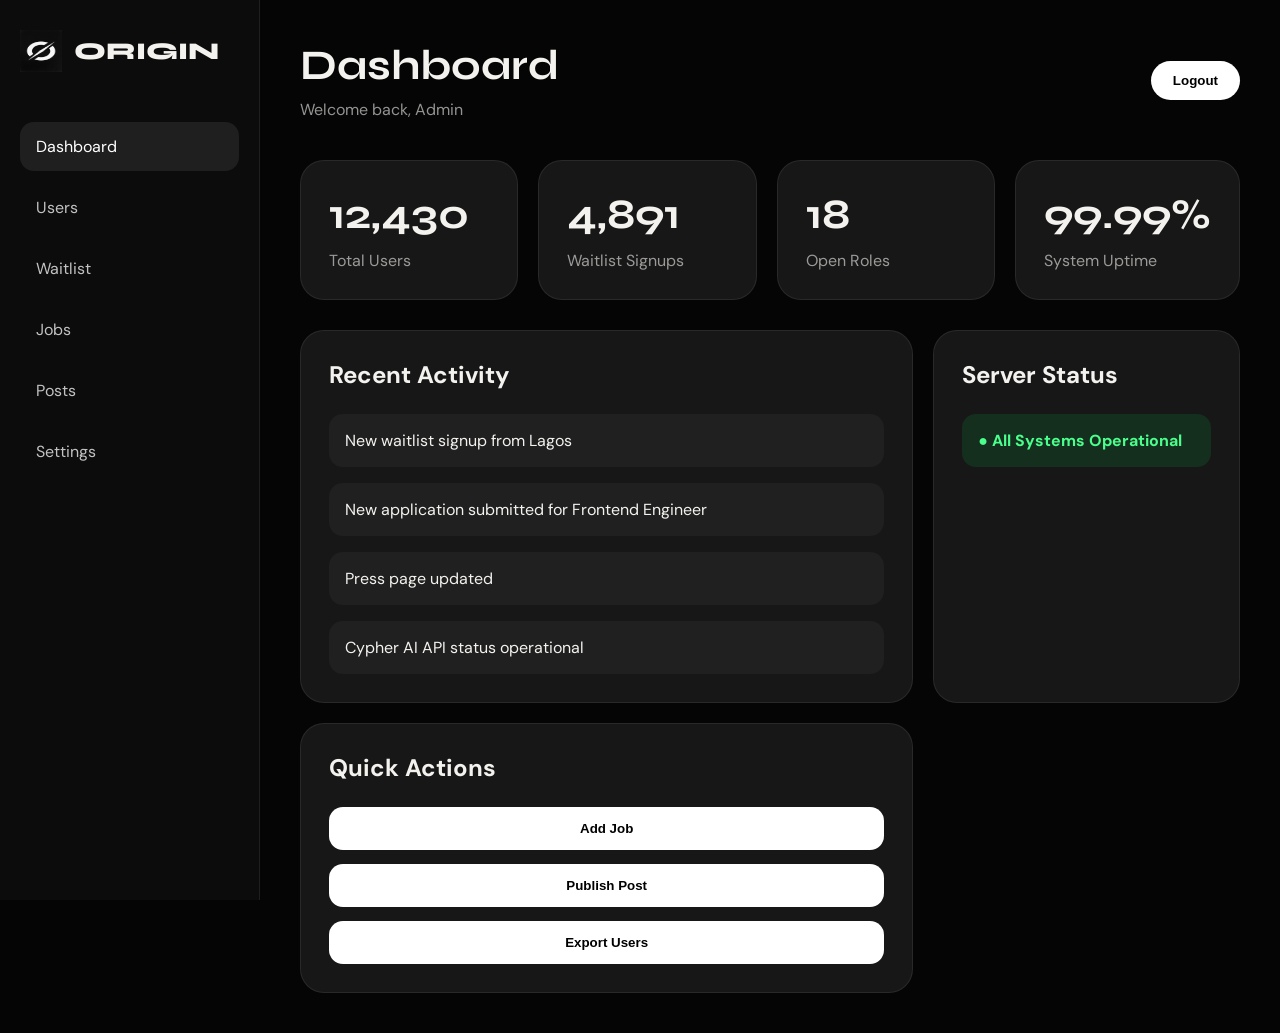
<file: admin/dashboard.html>
<!DOCTYPE html>
<html lang="en">
<head>
  <meta charset="UTF-8" />
  <meta name="viewport" content="width=device-width, initial-scale=1.0" />
  <title>ORIGIN Admin Dashboard</title>
  <link rel="stylesheet" href="admin.css" />
  <link href="https://fonts.googleapis.com/css2?family=Syne:wght@400;600;700;800&family=DM+Sans:wght@300;400;500;700&display=swap" rel="stylesheet">
</head>
<body>

<div class="admin-layout">

  <aside class="sidebar">

    <div class="sidebar-logo">
      <img src="../origin-logo.png" alt="logo">
      <span>ORIGIN</span>
    </div>

    <nav class="sidebar-nav">
      <a href="dashboard.html" class="active">Dashboard</a>
      <a href="users.html">Users</a>
      <a href="waitlist.html">Waitlist</a>
      <a href="jobs.html">Jobs</a>
      <a href="posts.html">Posts</a>
      <a href="settings.html">Settings</a>
    </nav>

  </aside>

  <main class="main-content">

    <header class="topbar">
      <div>
        <h1>Dashboard</h1>
        <p>Welcome back, Admin</p>
      </div>

      <button class="logout-btn">Logout</button>
    </header>

    <section class="stats-grid">

      <div class="stat-card">
        <h2>12,430</h2>
        <p>Total Users</p>
      </div>

      <div class="stat-card">
        <h2>4,891</h2>
        <p>Waitlist Signups</p>
      </div>

      <div class="stat-card">
        <h2>18</h2>
        <p>Open Roles</p>
      </div>

      <div class="stat-card">
        <h2>99.99%</h2>
        <p>System Uptime</p>
      </div>

    </section>

    <section class="dashboard-grid">

      <div class="dashboard-card large-card">
        <h3>Recent Activity</h3>

        <ul class="activity-list">
          <li>New waitlist signup from Lagos</li>
          <li>New application submitted for Frontend Engineer</li>
          <li>Press page updated</li>
          <li>Cypher AI API status operational</li>
        </ul>
      </div>

      <div class="dashboard-card">
        <h3>Server Status</h3>
        <div class="server-status online">
          ● All Systems Operational
        </div>
      </div>

      <div class="dashboard-card">
        <h3>Quick Actions</h3>

        <div class="quick-actions">
          <button>Add Job</button>
          <button>Publish Post</button>
          <button>Export Users</button>
        </div>
      </div>

    </section>

  </main>

</div>

<script src="admin.js"></script>
</body>
</html>
</file>
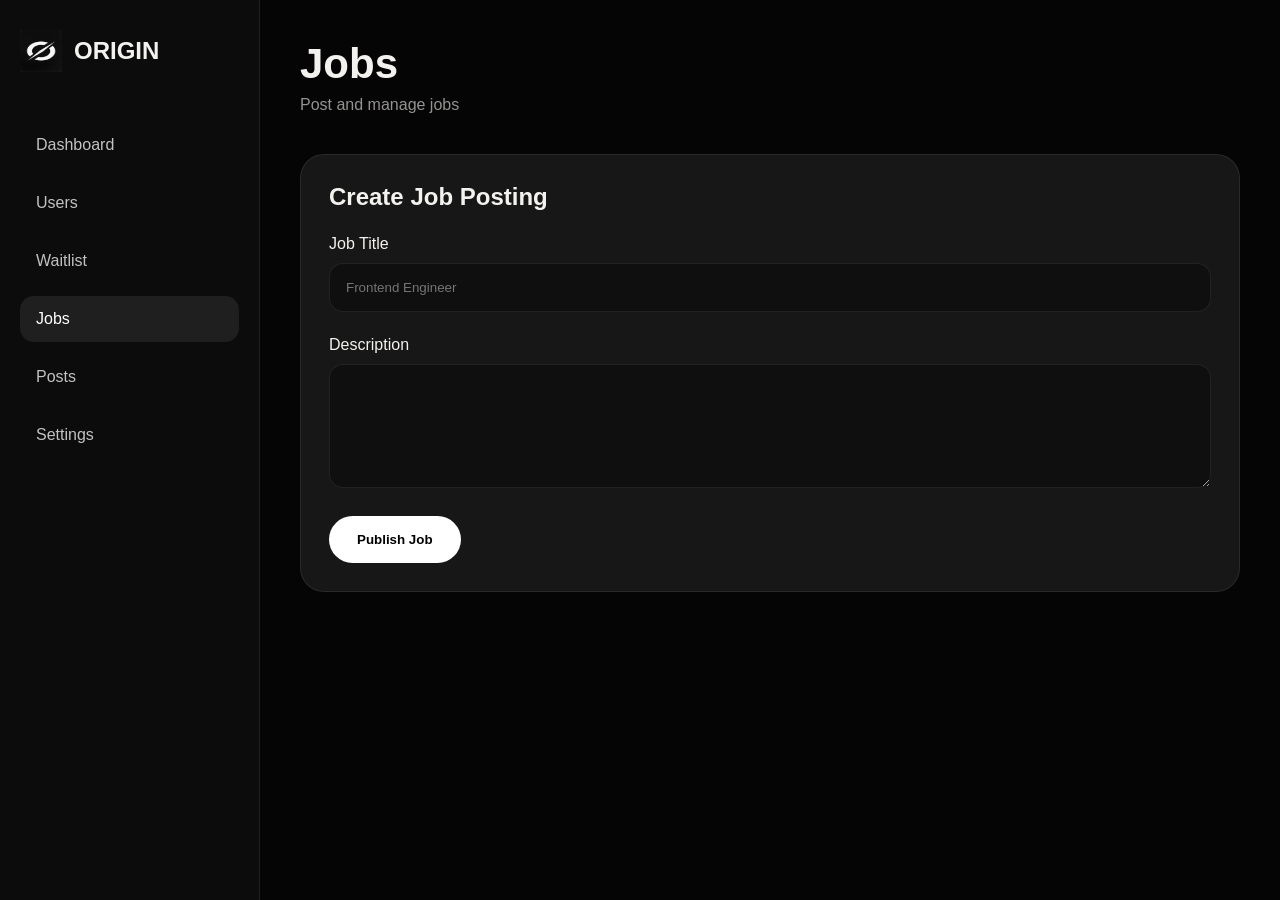
<file: admin/jobs.html>
<!DOCTYPE html>
<html lang="en">
<head>
<meta charset="UTF-8">
<meta name="viewport" content="width=device-width, initial-scale=1.0">
<title>Jobs | ORIGIN Admin</title>
<link rel="stylesheet" href="admin.css">
</head>
<body>

<div class="admin-layout">

<aside class="sidebar">
<div class="sidebar-logo">
<img src="../origin-logo.png">
<span>ORIGIN</span>
</div>

<nav class="sidebar-nav">
<a href="dashboard.html">Dashboard</a>
<a href="users.html">Users</a>
<a href="waitlist.html">Waitlist</a>
<a href="jobs.html" class="active">Jobs</a>
<a href="posts.html">Posts</a>
<a href="settings.html">Settings</a>
</nav>
</aside>

<main class="main-content">
<header class="topbar">
<div>
<h1>Jobs</h1>
<p>Post and manage jobs</p>
</div>
</header>

<div class="dashboard-card">
<h3>Create Job Posting</h3>

<div class="form-group">
<label>Job Title</label>
<input type="text" placeholder="Frontend Engineer">
</div>

<div class="form-group">
<label>Description</label>
<textarea rows="6"></textarea>
</div>

<button class="save-btn">Publish Job</button>
</div>

</main>
</div>

<script src="admin.js"></script>
</body>
</html>
</file>
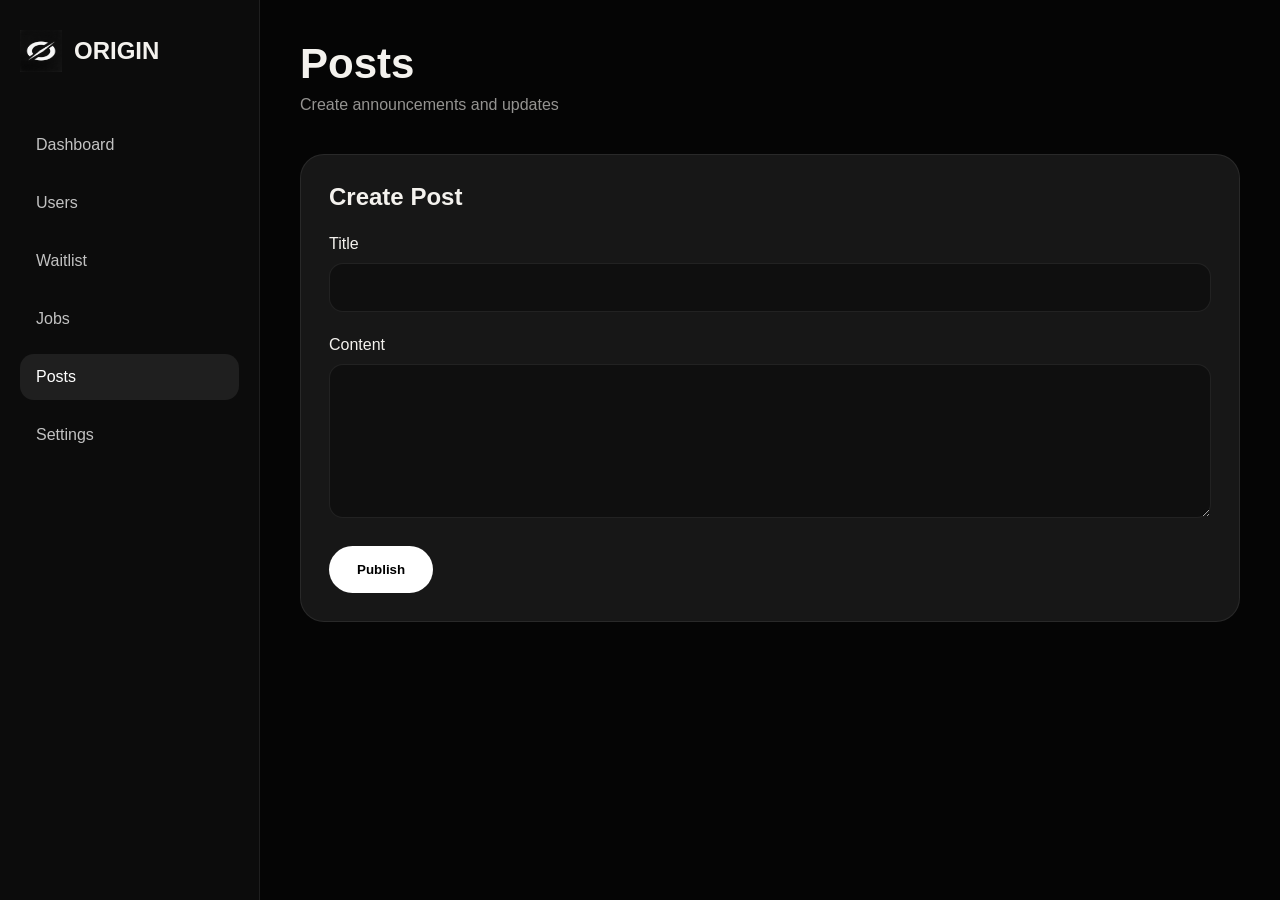
<file: admin/post.html>
<!DOCTYPE html>
<html lang="en">
<head>
<meta charset="UTF-8">
<meta name="viewport" content="width=device-width, initial-scale=1.0">
<title>Posts | ORIGIN Admin</title>
<link rel="stylesheet" href="admin.css">
</head>
<body>

<div class="admin-layout">

<aside class="sidebar">
<div class="sidebar-logo">
<img src="../origin-logo.png">
<span>ORIGIN</span>
</div>

<nav class="sidebar-nav">
<a href="dashboard.html">Dashboard</a>
<a href="users.html">Users</a>
<a href="waitlist.html">Waitlist</a>
<a href="jobs.html">Jobs</a>
<a href="posts.html" class="active">Posts</a>
<a href="settings.html">Settings</a>
</nav>
</aside>

<main class="main-content">
<header class="topbar">
<div>
<h1>Posts</h1>
<p>Create announcements and updates</p>
</div>
</header>

<div class="dashboard-card">
<h3>Create Post</h3>

<div class="form-group">
<label>Title</label>
<input type="text">
</div>

<div class="form-group">
<label>Content</label>
<textarea rows="8"></textarea>
</div>

<button class="save-btn">Publish</button>
</div>

</main>
</div>

<script src="admin.js"></script>
</body>
</html>
</file>
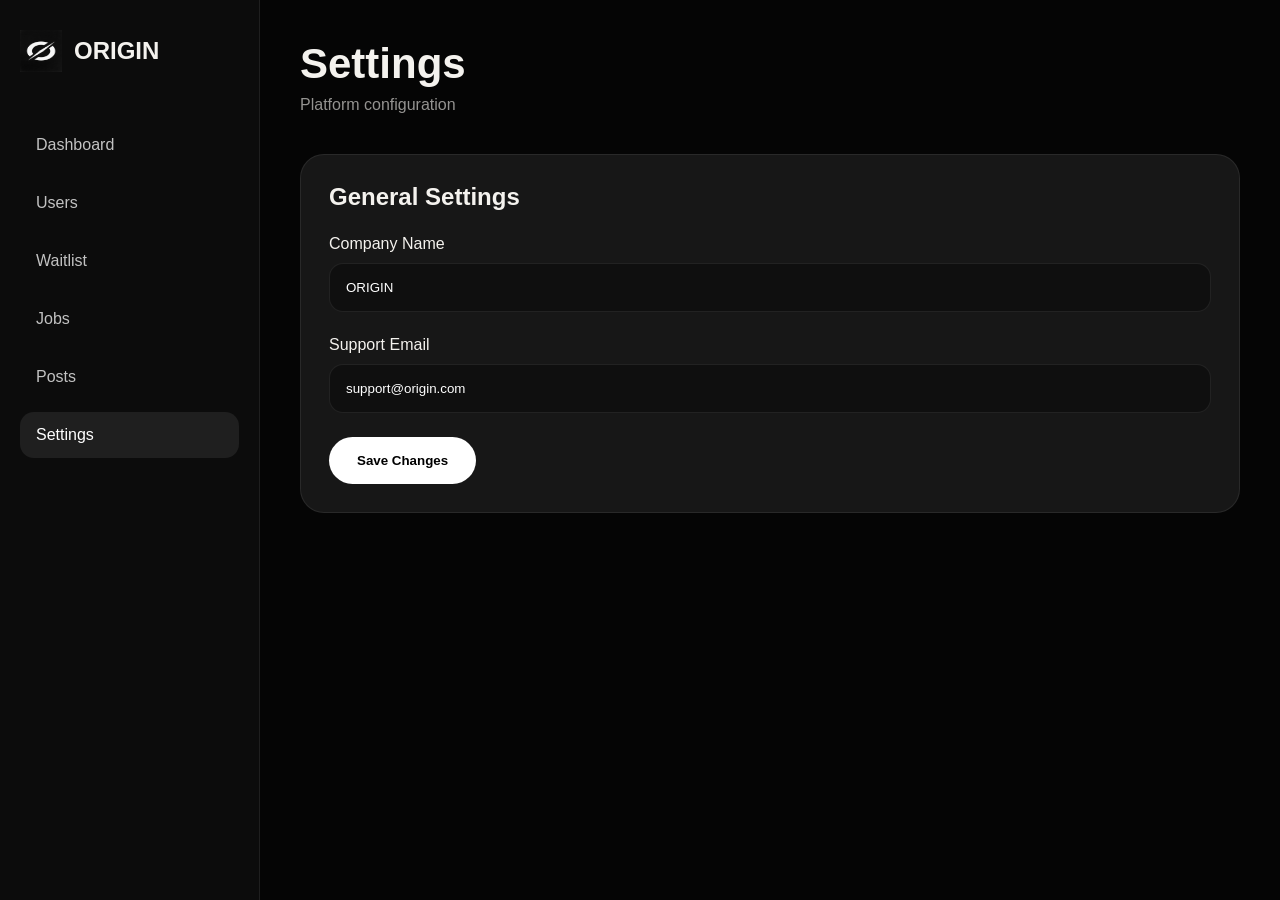
<file: admin/settings.html>
<!DOCTYPE html>
<html lang="en">
<head>
<meta charset="UTF-8">
<meta name="viewport" content="width=device-width, initial-scale=1.0">
<title>Settings | ORIGIN Admin</title>
<link rel="stylesheet" href="admin.css">
</head>
<body>

<div class="admin-layout">

<aside class="sidebar">
<div class="sidebar-logo">
<img src="../origin-logo.png">
<span>ORIGIN</span>
</div>

<nav class="sidebar-nav">
<a href="dashboard.html">Dashboard</a>
<a href="users.html">Users</a>
<a href="waitlist.html">Waitlist</a>
<a href="jobs.html">Jobs</a>
<a href="posts.html">Posts</a>
<a href="settings.html" class="active">Settings</a>
</nav>
</aside>

<main class="main-content">
<header class="topbar">
<div>
<h1>Settings</h1>
<p>Platform configuration</p>
</div>
</header>

<div class="dashboard-card">
<h3>General Settings</h3>

<div class="form-group">
<label>Company Name</label>
<input type="text" value="ORIGIN">
</div>

<div class="form-group">
<label>Support Email</label>
<input type="email" value="support@origin.com">
</div>

<button class="save-btn">Save Changes</button>
</div>

</main>
</div>

<script src="admin.js"></script>
</body>
</html>
</file>
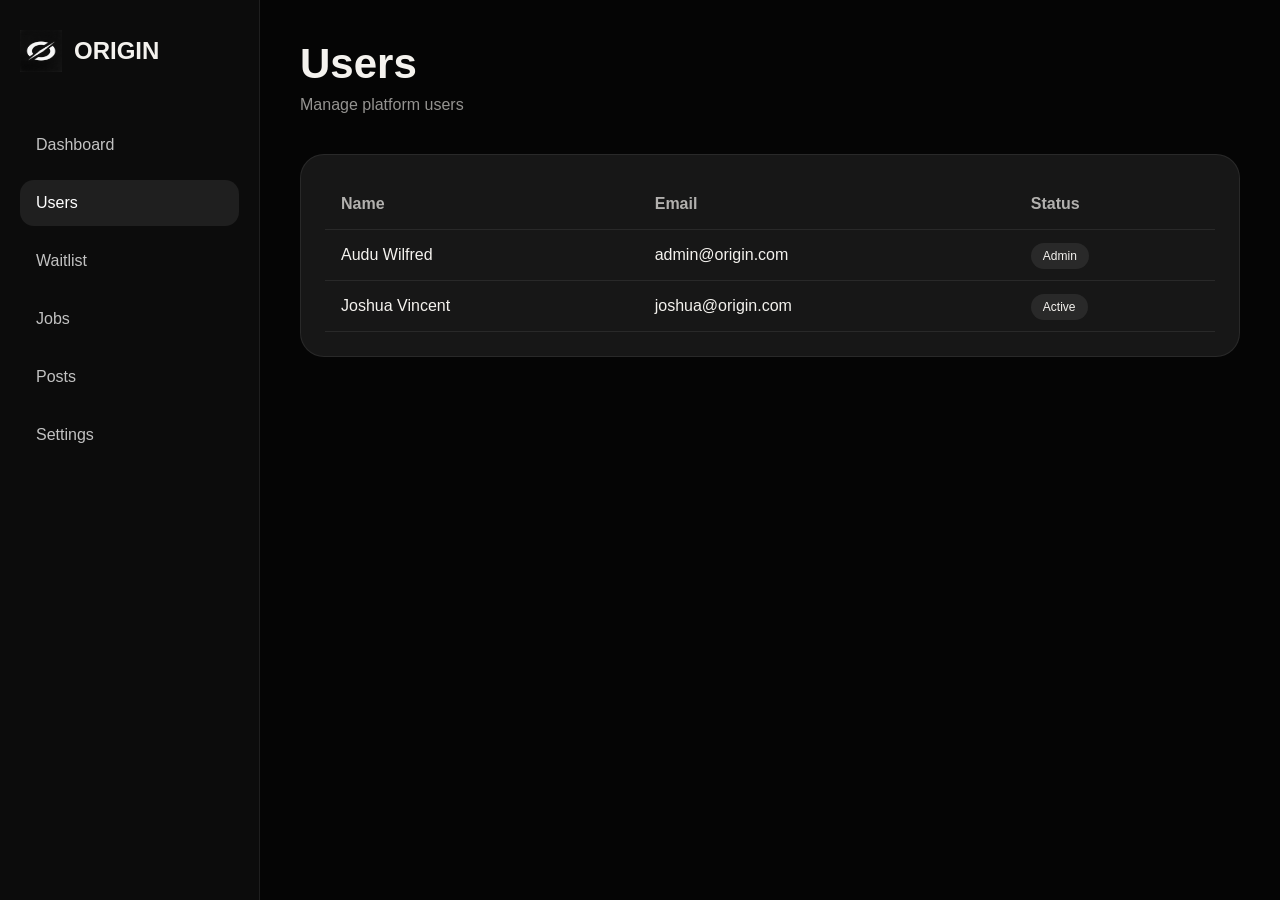
<file: admin/users.html>
<!DOCTYPE html>
<html lang="en">
<head>
<meta charset="UTF-8">
<meta name="viewport" content="width=device-width, initial-scale=1.0">
<title>Users | ORIGIN Admin</title>
<link rel="stylesheet" href="admin.css">
</head>
<body>

<div class="admin-layout">

<aside class="sidebar">
<div class="sidebar-logo">
<img src="../origin-logo.png">
<span>ORIGIN</span>
</div>

<nav class="sidebar-nav">
<a href="dashboard.html">Dashboard</a>
<a href="users.html" class="active">Users</a>
<a href="waitlist.html">Waitlist</a>
<a href="jobs.html">Jobs</a>
<a href="posts.html">Posts</a>
<a href="settings.html">Settings</a>
</nav>
</aside>

<main class="main-content">

<header class="topbar">
<div>
<h1>Users</h1>
<p>Manage platform users</p>
</div>
</header>

<div class="table-card">
<table>
<thead>
<tr>
<th>Name</th>
<th>Email</th>
<th>Status</th>
</tr>
</thead>

<tbody>
<tr>
<td>Audu Wilfred</td>
<td>admin@origin.com</td>
<td><span class="status-badge">Admin</span></td>
</tr>

<tr>
<td>Joshua Vincent</td>
<td>joshua@origin.com</td>
<td><span class="status-badge">Active</span></td>
</tr>
</tbody>
</table>
</div>

</main>
</div>

<script src="admin.js"></script>
</body>
</html>
</file>
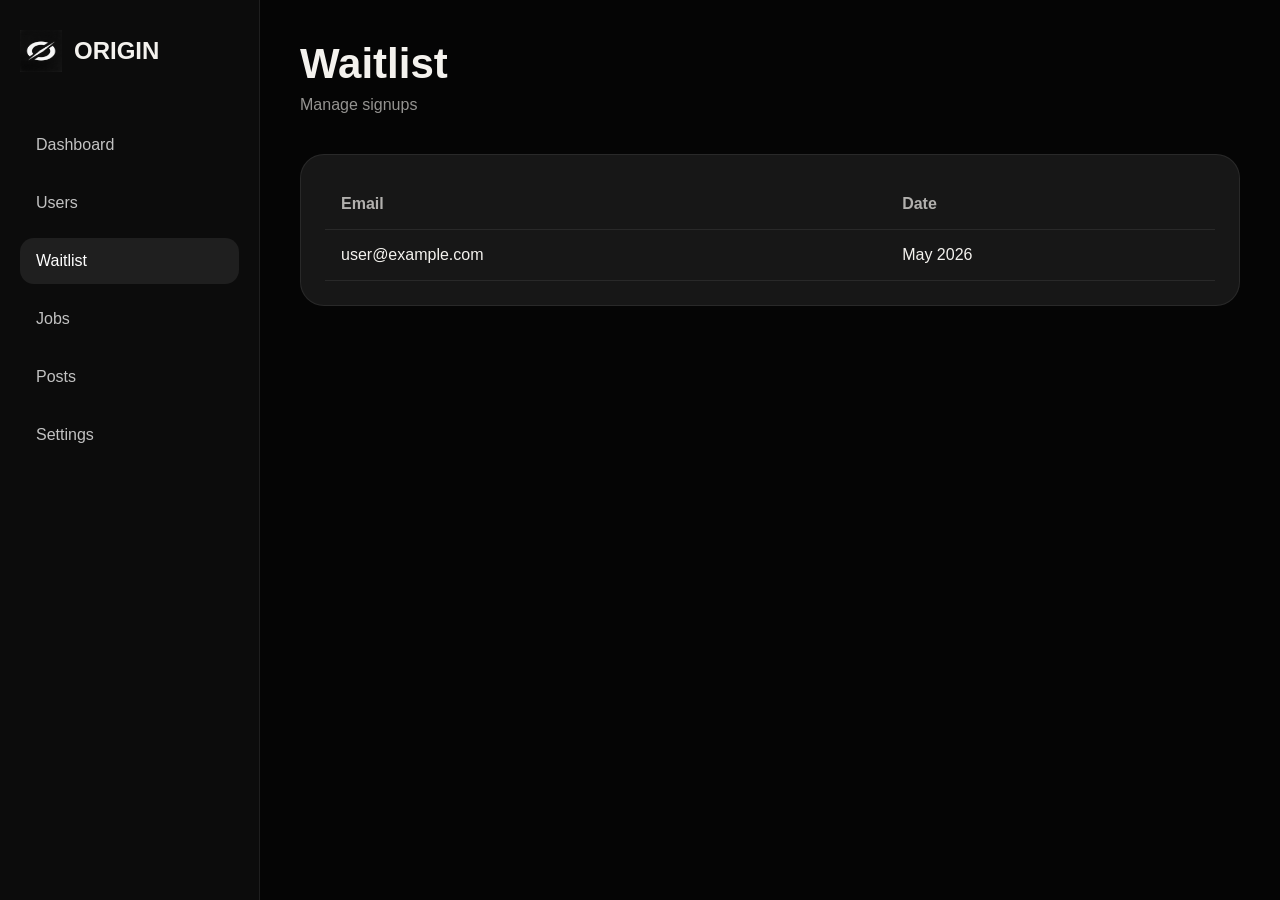
<file: admin/waitlist.html>
<!DOCTYPE html>
<html lang="en">
<head>
<meta charset="UTF-8">
<meta name="viewport" content="width=device-width, initial-scale=1.0">
<title>Waitlist | ORIGIN Admin</title>
<link rel="stylesheet" href="admin.css">
</head>
<body>

<div class="admin-layout">

<aside class="sidebar">
<div class="sidebar-logo">
<img src="../origin-logo.png">
<span>ORIGIN</span>
</div>

<nav class="sidebar-nav">
<a href="dashboard.html">Dashboard</a>
<a href="users.html">Users</a>
<a href="waitlist.html" class="active">Waitlist</a>
<a href="jobs.html">Jobs</a>
<a href="posts.html">Posts</a>
<a href="settings.html">Settings</a>
</nav>
</aside>

<main class="main-content">
<header class="topbar">
<div>
<h1>Waitlist</h1>
<p>Manage signups</p>
</div>
</header>

<div class="table-card">
<table>
<thead>
<tr>
<th>Email</th>
<th>Date</th>
</tr>
</thead>
<tbody>
<tr>
<td>user@example.com</td>
<td>May 2026</td>
</tr>
</tbody>
</table>
</div>
</main>
</div>

<script src="admin.js"></script>
</body>
</html>
</file>
<file: admin/admin.css>
:root {
  --black: #050505;
  --white: #F4F2EE;
  --mid: #111111;
  --card: #171717;
  --border: rgba(255,255,255,0.08);
}

* {
  margin: 0;
  padding: 0;
  box-sizing: border-box;
}

body {
  background: var(--black);
  color: var(--white);
  font-family: 'DM Sans', sans-serif;
}

.admin-layout {
  display: flex;
  min-height: 100vh;
}

.sidebar {
  width: 260px;
  background: #0c0c0c;
  border-right: 1px solid var(--border);
  padding: 30px 20px;
  position: fixed;
  top: 0;
  left: 0;
  bottom: 0;
}

.sidebar-logo {
  display: flex;
  align-items: center;
  gap: 12px;
  font-family: 'Syne', sans-serif;
  font-size: 24px;
  font-weight: 800;
  margin-bottom: 50px;
}

.sidebar-logo img {
  width: 42px;
  height: 42px;
}

.sidebar-nav {
  display: flex;
  flex-direction: column;
  gap: 12px;
}

.sidebar-nav a {
  color: white;
  text-decoration: none;
  padding: 14px 16px;
  border-radius: 14px;
  opacity: 0.75;
  transition: 0.3s;
}

.sidebar-nav a:hover,
.sidebar-nav a.active {
  background: rgba(255,255,255,0.08);
  opacity: 1;
}

.main-content {
  margin-left: 260px;
  width: calc(100% - 260px);
  padding: 40px;
}

.topbar {
  display: flex;
  justify-content: space-between;
  align-items: center;
  margin-bottom: 40px;
}

.topbar h1 {
  font-size: 42px;
  font-family: 'Syne', sans-serif;
}

.topbar p {
  margin-top: 8px;
  opacity: 0.6;
}

.logout-btn {
  background: white;
  color: black;
  border: none;
  padding: 12px 22px;
  border-radius: 40px;
  cursor: pointer;
  font-weight: 700;
}

.stats-grid {
  display: grid;
  grid-template-columns: repeat(4,1fr);
  gap: 20px;
  margin-bottom: 30px;
}

.stat-card {
  background: var(--card);
  border: 1px solid var(--border);
  border-radius: 24px;
  padding: 28px;
}

.stat-card h2 {
  font-size: 42px;
  font-family: 'Syne', sans-serif;
  margin-bottom: 10px;
}

.stat-card p {
  opacity: 0.6;
}

.dashboard-grid {
  display: grid;
  grid-template-columns: 2fr 1fr;
  gap: 20px;
}

.dashboard-card {
  background: var(--card);
  border: 1px solid var(--border);
  border-radius: 24px;
  padding: 28px;
}

.large-card {
  min-height: 320px;
}

.dashboard-card h3 {
  margin-bottom: 24px;
  font-size: 24px;
}

.activity-list {
  list-style: none;
  display: flex;
  flex-direction: column;
  gap: 16px;
}

.activity-list li {
  background: rgba(255,255,255,0.04);
  padding: 16px;
  border-radius: 14px;
}

.server-status {
  padding: 16px;
  border-radius: 14px;
  font-weight: 700;
}

.online {
  background: rgba(0,255,100,0.1);
  color: #4AFF8C;
}

.quick-actions {
  display: flex;
  flex-direction: column;
  gap: 14px;
}

.quick-actions button {
  background: white;
  color: black;
  border: none;
  padding: 14px;
  border-radius: 14px;
  cursor: pointer;
  font-weight: 700;
}

.table-card {
  background: var(--card);
  border: 1px solid var(--border);
  border-radius: 24px;
  padding: 24px;
}

table {
  width: 100%;
  border-collapse: collapse;
}

th,
td {
  text-align: left;
  padding: 16px;
  border-bottom: 1px solid var(--border);
}

th {
  opacity: 0.7;
}

.status-badge {
  background: rgba(255,255,255,0.08);
  padding: 6px 12px;
  border-radius: 30px;
  font-size: 12px;
}

.form-group {
  margin-bottom: 24px;
}

.form-group label {
  display: block;
  margin-bottom: 10px;
}

.form-group input,
.form-group textarea {
  width: 100%;
  background: #0f0f0f;
  border: 1px solid var(--border);
  color: white;
  padding: 16px;
  border-radius: 14px;
}

.save-btn {
  background: white;
  color: black;
  border: none;
  padding: 16px 28px;
  border-radius: 40px;
  font-weight: 700;
  cursor: pointer;
}

@media (max-width: 1024px) {

  .stats-grid {
    grid-template-columns: 1fr 1fr;
  }

  .dashboard-grid {
    grid-template-columns: 1fr;
  }

}

@media (max-width: 768px) {

  .sidebar {
    position: fixed;
    transform: translateX(-100%);
    transition: 0.3s;
    z-index: 1000;
  }

  .sidebar.active {
    transform: translateX(0);
  }

  .main-content {
    margin-left: 0;
    width: 100%;
    padding: 20px;
  }

  .stats-grid {
    grid-template-columns: 1fr;
  }

  .topbar {
    flex-direction: column;
    align-items: flex-start;
    gap: 20px;
  }

  }
</file>
